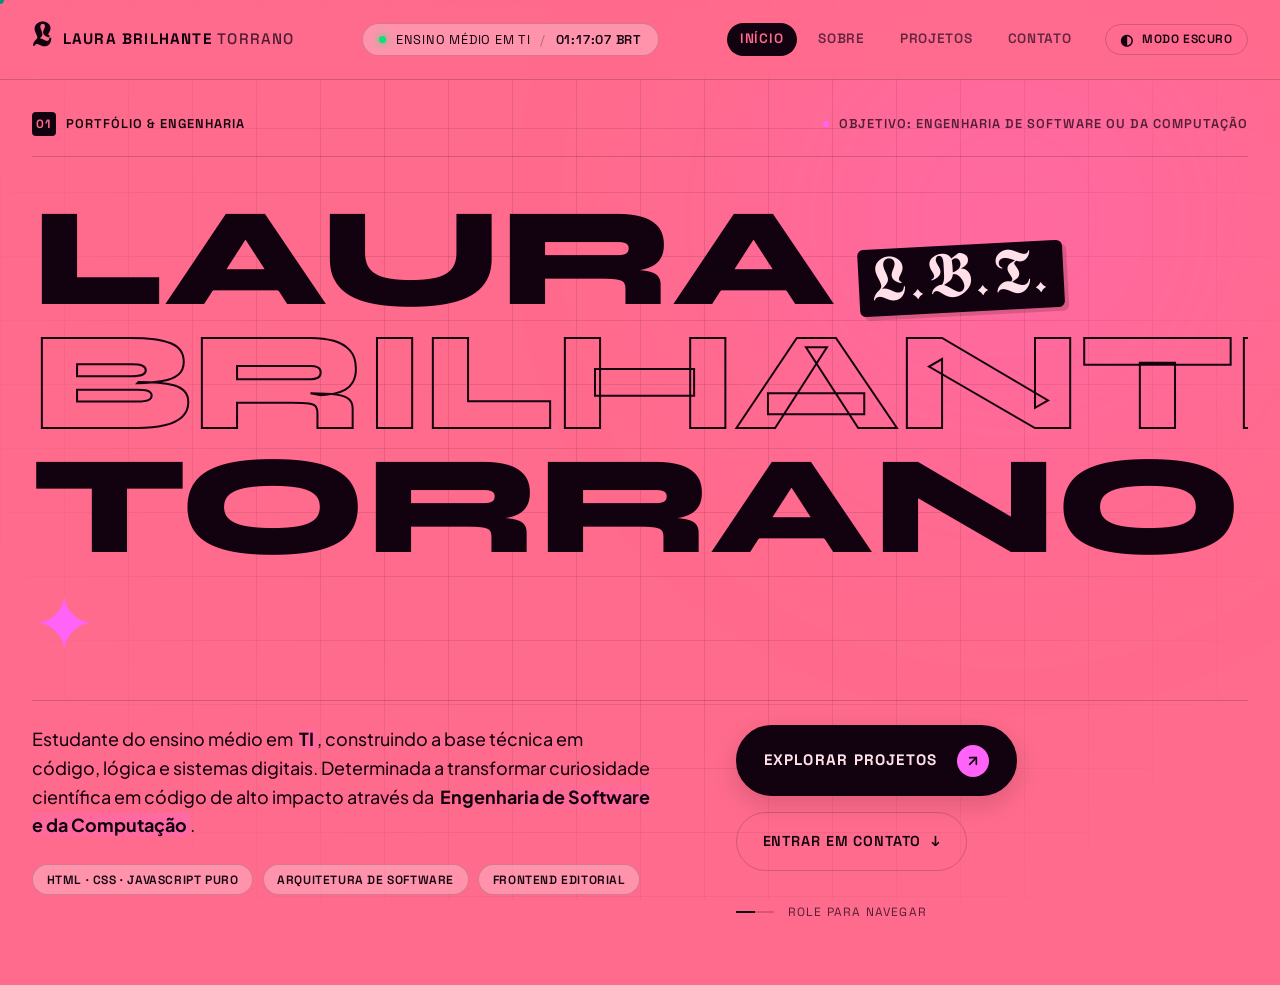
<file: index.html>
<!DOCTYPE html>
<html lang="pt-BR" data-theme="brand">
<head>
  <meta charset="UTF-8">
  <meta name="viewport" content="width=device-width, initial-scale=1.0">
  <title>Laura Brilhante Torrano — Portfólio</title>
  <meta name="description" content="Portfólio de Laura Brilhante Torrano. Estudante do ensino médio técnico em TI, rumo à Engenharia de Software e da Computação.">
  
  <!-- Favicon SVG inline -->
  <link rel="icon" href="data:image/svg+xml,<svg xmlns=%22http://www.w3.org/2000/svg%22 viewBox=%220 0 100 100%22><rect width=%22100%22 height=%22100%22 rx=%2220%22 fill=%22%23FF63F8%22/><text y=%2268%22 x=%2250%22 font-size=%2260%22 font-family=%22serif%22 font-weight=%22bold%22 text-anchor=%22middle%22 fill=%22%23120210%22>L</text></svg>">

  <!-- Google Fonts: Syne (editorial display monumental), UnifrakturMaguntia (gótica/blackletter), Plus Jakarta Sans (leitura limpa), Space Grotesk (metadados tech) -->
  <link rel="preconnect" href="https://fonts.googleapis.com">
  <link rel="preconnect" href="https://fonts.gstatic.com" crossorigin>
  <link href="https://fonts.googleapis.com/css2?family=Plus+Jakarta+Sans:ital,wght@0,300;0,400;0,500;0,600;0,700;0,800;1,400&family=Space+Grotesk:wght@400;500;600;700&family=Syne:wght@700;800&family=UnifrakturMaguntia&display=swap" rel="stylesheet">

  <link rel="stylesheet" href="style.css">
</head>
<body>

  <!-- Custom Cursor (Igloo.inc inspired) -->
  <div class="custom-cursor" id="customCursor" aria-hidden="true">
    <div class="cursor-dot" id="cursorDot"></div>
    <div class="cursor-ring" id="cursorRing"></div>
  </div>

  <!-- Ruído e Grid de Fundo Sutil (Aesthetics não-genérica) -->
  <div class="ambient-grid" aria-hidden="true"></div>
  <div class="ambient-glow" aria-hidden="true"></div>

  <!-- Header / Menu Fixo (Funcionalidade 1) -->
  <header class="site-header" id="siteHeader">
    <div class="header-inner">
      
      <!-- Brand & Monograma Gótico -->
      <a href="#hero" class="brand-link" id="brandLink" aria-label="Laura Brilhante Torrano - Início">
        <span class="gothic-mark">𝕷</span>
        <span class="brand-name">Laura Brilhante<span class="brand-surname"> Torrano</span></span>
      </a>

      <!-- Status Bar / Cagdas Cecen & Production Portugal Inspired -->
      <div class="header-status" id="headerStatus">
        <span class="status-pulse" aria-hidden="true"></span>
        <span class="status-text">Ensino Médio em TI</span>
        <span class="status-sep">/</span>
        <span class="status-time" id="liveClock">--:--:--</span>
      </div>

      <!-- Navigation & Mode Switch -->
      <div class="header-actions">
        <nav class="nav-menu" id="navMenu" aria-label="Navegação principal">
          <a href="#hero" class="nav-link active" id="navHero">Início</a>
          <a href="#sobre" class="nav-link nav-soon" id="navSobre" title="Próxima etapa">Sobre</a>
          <a href="#projetos" class="nav-link nav-soon" id="navProjetos" title="Próxima etapa">Projetos</a>
          <a href="#contato" class="nav-link nav-soon" id="navContato" title="Próxima etapa">Contato</a>
        </nav>

        <!-- Theme Toggle: Alterna entre a paleta vibrante (#FF6B8C) e a estética darkroom noir de Igloo -->
        <button class="theme-toggle-btn" id="themeToggleBtn" type="button" aria-label="Alternar modo escuro/vibrante" title="Alternar Modo Escuro / Claro">
          <span class="theme-icon" aria-hidden="true">◐</span>
          <span class="theme-label" id="themeLabel">Modo Escuro</span>
        </button>
      </div>

    </div>
  </header>

  <!-- Hero Section (Exclusiva desta etapa conforme prompt) -->
  <main id="mainContent">
    <section class="hero-section" id="hero" aria-label="Apresentação inicial">
      <div class="hero-container">

        <!-- Top Meta Info / Editorial Bar -->
        <div class="hero-eyebrow">
          <div class="eyebrow-badge">
            <span class="badge-index">01</span>
            <span class="badge-tag">PORTFÓLIO &amp; ENGENHARIA</span>
          </div>
          <div class="eyebrow-focus">
            <span class="focus-dot"></span>
            <span>OBJETIVO: ENGENHARIA DE SOFTWARE OU DA COMPUTAÇÃO</span>
          </div>
        </div>

        <!-- Monumental Typography: Nome em Destaque Absoluto -->
        <div class="hero-title-wrapper">
          <div class="hero-line hero-line-1">
            <span class="hero-word" data-text="LAURA">LAURA</span>
            <span class="gothic-accent-tag" aria-hidden="true">𝕷.𝕭.𝕿.</span>
          </div>
          <div class="hero-line hero-line-2">
            <span class="hero-word outline-text" data-text="BRILHANTE">BRILHANTE</span>
          </div>
          <div class="hero-line hero-line-3">
            <span class="hero-word" data-text="TORRANO">TORRANO</span>
            <span class="hero-asterisk" aria-hidden="true">✦</span>
          </div>
        </div>

        <!-- Bottom Row: Frase de Apresentação + Botão de Chamada para Ação -->
        <div class="hero-bottom-grid">
          
          <div class="hero-bio-col">
            <p class="hero-bio">
              Estudante do ensino médio em <strong>TI</strong>, construindo a base técnica em código, lógica e sistemas digitais. Determinada a transformar curiosidade científica em código de alto impacto através da <strong>Engenharia de Software e da Computação</strong>.
            </p>
            <div class="hero-tags">
              <span class="pill-tag">HTML · CSS · JavaScript Puro</span>
              <span class="pill-tag">Arquitetura de Software</span>
              <span class="pill-tag">Frontend Editorial</span>
            </div>
          </div>

          <div class="hero-cta-col">
            <div class="cta-wrapper">
              <a href="#projetos" class="cta-button primary-cta" id="heroCtaBtn">
                <span class="cta-text">Explorar Projetos</span>
                <span class="cta-icon-box">
                  <svg class="cta-arrow" viewBox="0 0 24 24" fill="none" stroke="currentColor" stroke-width="2.5" stroke-linecap="round" stroke-linejoin="round" aria-hidden="true">
                    <line x1="7" y1="17" x2="17" y2="7"></line>
                    <polyline points="7 7 17 7 17 17"></polyline>
                  </svg>
                </span>
              </a>

              <a href="#contato" class="cta-button secondary-cta" id="heroContactBtn">
                <span>Entrar em contato</span>
                <span class="cta-subarrow">↓</span>
              </a>
            </div>

            <div class="scroll-indicator" aria-hidden="true">
              <span class="scroll-track">
                <span class="scroll-thumb"></span>
              </span>
              <span class="scroll-caption">Role para navegar</span>
            </div>
          </div>

        </div>

      </div>
    </section>
  </main>

  <script src="script.js"></script>
</body>
</html>
</file>
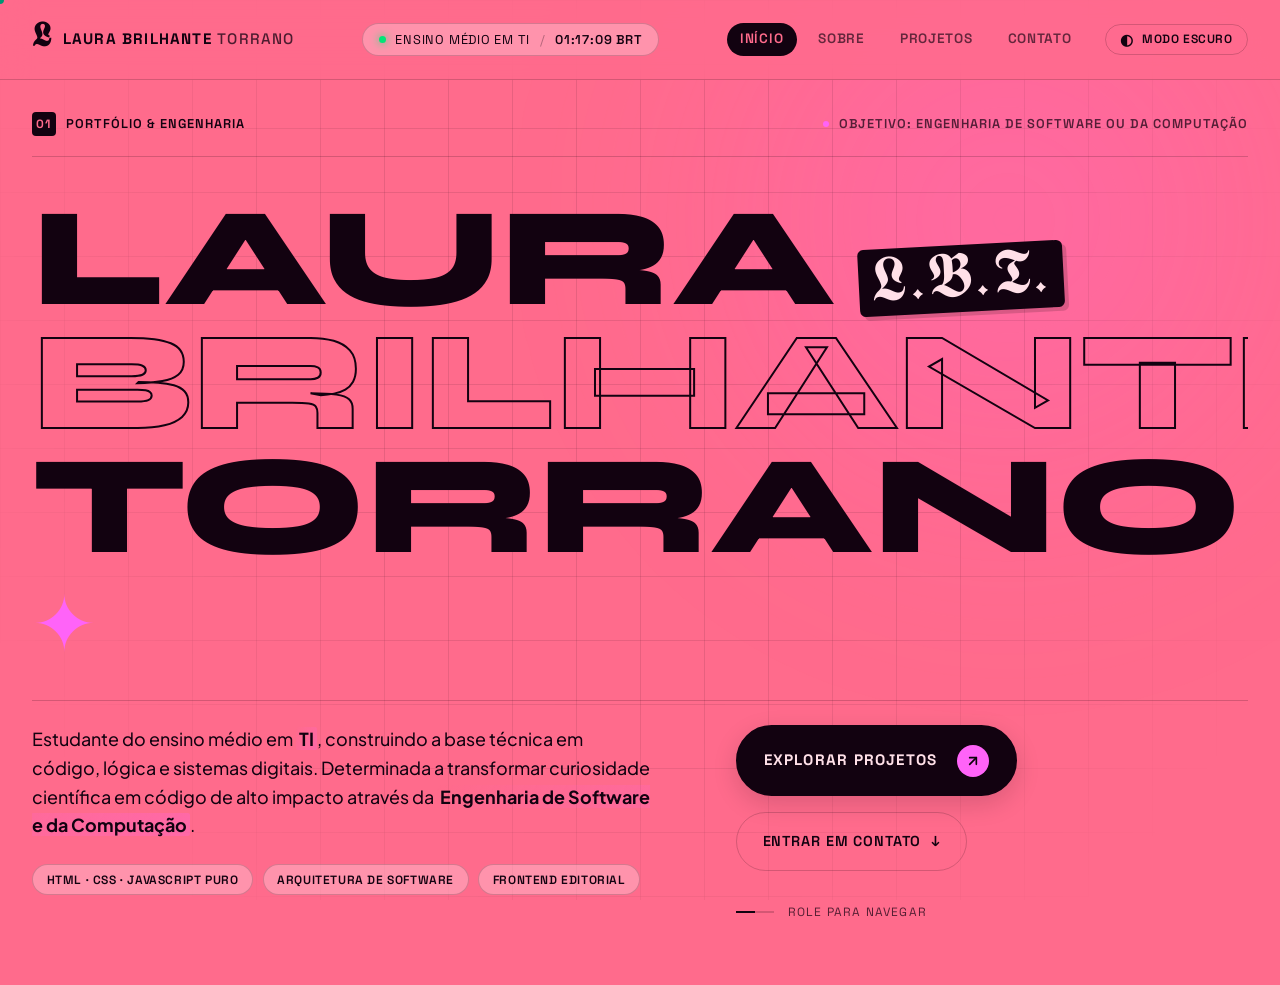
<file: portfolio/index.html>
<!DOCTYPE html>
<html lang="pt-BR" data-theme="brand">
<head>
  <meta charset="UTF-8">
  <meta name="viewport" content="width=device-width, initial-scale=1.0">
  <title>Laura Brilhante Torrano — Portfólio</title>
  <meta name="description" content="Portfólio de Laura Brilhante Torrano. Estudante do ensino médio técnico em TI, rumo à Engenharia de Software e da Computação.">
  
  <link rel="icon" href="data:image/svg+xml,<svg xmlns=%22http://www.w3.org/2000/svg%22 viewBox=%220 0 100 100%22><rect width=%22100%22 height=%22100%22 rx=%2220%22 fill=%22%23FF63F8%22/><text y=%2268%22 x=%2250%22 font-size=%2260%22 font-family=%22serif%22 font-weight=%22bold%22 text-anchor=%22middle%22 fill=%22%23120210%22>L</text></svg>">

  <link rel="preconnect" href="https://fonts.googleapis.com">
  <link rel="preconnect" href="https://fonts.gstatic.com" crossorigin>
  <link href="https://fonts.googleapis.com/css2?family=Plus+Jakarta+Sans:ital,wght@0,300;0,400;0,500;0,600;0,700;0,800;1,400&family=Space+Grotesk:wght@400;500;600;700&family=Syne:wght@700;800&family=UnifrakturMaguntia&display=swap" rel="stylesheet">

  <link rel="stylesheet" href="style.css">
</head>
<body>

  <!-- Custom Cursor (Igloo.inc inspired) -->
  <div class="custom-cursor" id="customCursor" aria-hidden="true">
    <div class="cursor-dot" id="cursorDot"></div>
    <div class="cursor-ring" id="cursorRing"></div>
  </div>

  <div class="ambient-grid" aria-hidden="true"></div>
  <div class="ambient-glow" aria-hidden="true"></div>

  <!-- Header / Menu Fixo (Funcionalidade 1) -->
  <header class="site-header" id="siteHeader">
    <div class="header-inner">
      
      <a href="#hero" class="brand-link" id="brandLink" aria-label="Laura Brilhante Torrano - Início">
        <span class="gothic-mark">𝕷</span>
        <span class="brand-name">Laura Brilhante<span class="brand-surname"> Torrano</span></span>
      </a>

      <div class="header-status" id="headerStatus">
        <span class="status-pulse" aria-hidden="true"></span>
        <span class="status-text">Ensino Médio em TI</span>
        <span class="status-sep">/</span>
        <span class="status-time" id="liveClock">--:--:--</span>
      </div>

      <div class="header-actions">
        <nav class="nav-menu" id="navMenu" aria-label="Navegação principal">
          <a href="#hero" class="nav-link active" id="navHero">Início</a>
          <a href="#sobre" class="nav-link nav-soon" id="navSobre" title="Próxima etapa">Sobre</a>
          <a href="#projetos" class="nav-link nav-soon" id="navProjetos" title="Próxima etapa">Projetos</a>
          <a href="#contato" class="nav-link nav-soon" id="navContato" title="Próxima etapa">Contato</a>
        </nav>

        <button class="theme-toggle-btn" id="themeToggleBtn" type="button" aria-label="Alternar modo escuro/vibrante" title="Alternar Modo Escuro / Claro">
          <span class="theme-icon" aria-hidden="true">◐</span>
          <span class="theme-label" id="themeLabel">Modo Escuro</span>
        </button>
      </div>

    </div>
  </header>

  <!-- Hero Section -->
  <main id="mainContent">
    <section class="hero-section" id="hero" aria-label="Apresentação inicial">
      <div class="hero-container">

        <div class="hero-eyebrow">
          <div class="eyebrow-badge">
            <span class="badge-index">01</span>
            <span class="badge-tag">PORTFÓLIO &amp; ENGENHARIA</span>
          </div>
          <div class="eyebrow-focus">
            <span class="focus-dot"></span>
            <span>OBJETIVO: ENGENHARIA DE SOFTWARE OU DA COMPUTAÇÃO</span>
          </div>
        </div>

        <div class="hero-title-wrapper">
          <div class="hero-line hero-line-1">
            <span class="hero-word" data-text="LAURA">LAURA</span>
            <span class="gothic-accent-tag" aria-hidden="true">𝕷.𝕭.𝕿.</span>
          </div>
          <div class="hero-line hero-line-2">
            <span class="hero-word outline-text" data-text="BRILHANTE">BRILHANTE</span>
          </div>
          <div class="hero-line hero-line-3">
            <span class="hero-word" data-text="TORRANO">TORRANO</span>
            <span class="hero-asterisk" aria-hidden="true">✦</span>
          </div>
        </div>

        <div class="hero-bottom-grid">
          
          <div class="hero-bio-col">
            <p class="hero-bio">
              Estudante do ensino médio em <strong>TI</strong>, construindo a base técnica em código, lógica e sistemas digitais. Determinada a transformar curiosidade científica em código de alto impacto através da <strong>Engenharia de Software e da Computação</strong>.
            </p>
            <div class="hero-tags">
              <span class="pill-tag">HTML · CSS · JavaScript Puro</span>
              <span class="pill-tag">Arquitetura de Software</span>
              <span class="pill-tag">Frontend Editorial</span>
            </div>
          </div>

          <div class="hero-cta-col">
            <div class="cta-wrapper">
              <a href="#projetos" class="cta-button primary-cta" id="heroCtaBtn">
                <span class="cta-text">Explorar Projetos</span>
                <span class="cta-icon-box">
                  <svg class="cta-arrow" viewBox="0 0 24 24" fill="none" stroke="currentColor" stroke-width="2.5" stroke-linecap="round" stroke-linejoin="round" aria-hidden="true">
                    <line x1="7" y1="17" x2="17" y2="7"></line>
                    <polyline points="7 7 17 7 17 17"></polyline>
                  </svg>
                </span>
              </a>

              <a href="#contato" class="cta-button secondary-cta" id="heroContactBtn">
                <span>Entrar em contato</span>
                <span class="cta-subarrow">↓</span>
              </a>
            </div>

            <div class="scroll-indicator" aria-hidden="true">
              <span class="scroll-track">
                <span class="scroll-thumb"></span>
              </span>
              <span class="scroll-caption">Role para navegar</span>
            </div>
          </div>

        </div>

      </div>
    </section>
  </main>

  <script src="script.js"></script>
</body>
</html>
</file>
<file: style.css>
/* ==========================================================================
   PORTFÓLIO: LAURA BRILHANTE TORRANO
   Identidade: #FF63F8 (Principal), #FF6B8C (Fundo), #FFE0E8 (Destaque)
   Estética: Editorial Avant-Garde / Brutalist Chic (sem cara de template/IA)
   ========================================================================== */

/* --- Variáveis & Design Tokens --- */
:root {
  /* Paleta Oficial da Aluna */
  --color-primary: #FF63F8;     /* Fúcsia Elétrico Vibrante */
  --color-bg: #FF6B8C;          /* Rosa Coral / Melancia Intenso */
  --color-highlight: #FFE0E8;   /* Blush Suave / Destaque Luminoso */

  /* Cores de Alto Contraste & Editorial Ink */
  --color-ink: #120210;         /* Preto Cereja Profundo para texto ultra-nítido */
  --color-ink-muted: rgba(18, 2, 16, 0.72);
  --color-border: rgba(18, 2, 16, 0.18);
  --color-card-bg: rgba(255, 224, 232, 0.35);
  --color-card-border: rgba(18, 2, 16, 0.14);
  
  /* Tipografia */
  --font-display: 'Syne', sans-serif;
  --font-gothic: 'UnifrakturMaguntia', cursive;
  --font-body: 'Plus Jakarta Sans', -apple-system, BlinkMacSystemFont, sans-serif;
  --font-tech: 'Space Grotesk', monospace;

  /* Espaçamentos e Transições */
  --header-height: 80px;
  --ease-out-expo: cubic-bezier(0.16, 1, 0.3, 1);
  --ease-elastic: cubic-bezier(0.34, 1.56, 0.64, 1);
}

/* Modo Escuro (Igloo / Darkroom Inspired) */
[data-theme="dark"] {
  --color-bg: #0C020B;
  --color-ink: #FFE0E8;
  --color-ink-muted: rgba(255, 224, 232, 0.68);
  --color-border: rgba(255, 99, 248, 0.22);
  --color-card-bg: rgba(255, 99, 248, 0.06);
  --color-card-border: rgba(255, 99, 248, 0.2);
  --color-highlight: #FF63F8;
}

/* --- Reset & Base --- */
*, *::before, *::after {
  margin: 0;
  padding: 0;
  box-sizing: border-box;
}

html {
  font-size: 16px;
  scroll-behavior: smooth;
  text-rendering: optimizeLegibility;
  -webkit-font-smoothing: antialiased;
  background-color: var(--color-bg);
  transition: background-color 0.4s var(--ease-out-expo), color 0.4s var(--ease-out-expo);
}

body {
  font-family: var(--font-body);
  color: var(--color-ink);
  background-color: var(--color-bg);
  min-height: 100vh;
  overflow-x: hidden;
  position: relative;
  line-height: 1.5;
}

/* Esconde cursor nativo em desktops para usar o cursor personalizado */
@media (hover: hover) and (pointer: fine) {
  body, a, button {
    cursor: none;
  }
}

/* --- Textura Sutil de Fundo (Grid & Glow) --- */
.ambient-grid {
  position: fixed;
  inset: 0;
  pointer-events: none;
  z-index: 1;
  background-size: 64px 64px;
  background-image: 
    linear-gradient(to right, var(--color-border) 1px, transparent 1px),
    linear-gradient(to bottom, var(--color-border) 1px, transparent 1px);
  mask-image: radial-gradient(circle at 50% 40%, black 40%, transparent 85%);
  -webkit-mask-image: radial-gradient(circle at 50% 40%, black 40%, transparent 85%);
  opacity: 0.55;
}

.ambient-glow {
  position: fixed;
  top: -20vh;
  right: -10vw;
  width: 70vw;
  height: 70vw;
  max-width: 800px;
  max-height: 800px;
  border-radius: 50%;
  background: radial-gradient(circle, var(--color-primary) 0%, transparent 70%);
  filter: blur(100px);
  opacity: 0.25;
  pointer-events: none;
  z-index: 0;
}

/* --- Cursor Personalizado Estilo Igloo --- */
.custom-cursor {
  position: fixed;
  top: 0;
  left: 0;
  pointer-events: none;
  z-index: 9999;
  mix-blend-mode: exclusion;
  display: none;
}

@media (hover: hover) and (pointer: fine) {
  .custom-cursor {
    display: block;
  }
}

.cursor-dot {
  position: absolute;
  width: 8px;
  height: 8px;
  background-color: #ffffff;
  border-radius: 50%;
  transform: translate(-50%, -50%);
  transition: transform 0.1s ease-out;
}

.cursor-ring {
  position: absolute;
  width: 38px;
  height: 38px;
  border: 1.5px solid #ffffff;
  border-radius: 50%;
  transform: translate(-50%, -50%);
  transition: width 0.3s var(--ease-out-expo), height 0.3s var(--ease-out-expo), background-color 0.3s ease;
}

.custom-cursor.is-hovering .cursor-ring {
  width: 64px;
  height: 64px;
  background-color: rgba(255, 255, 255, 0.15);
  border-color: #ffffff;
}

.custom-cursor.is-clicking .cursor-ring {
  width: 28px;
  height: 28px;
}

/* --- Header / Menu Fixo Superior --- */
.site-header {
  position: fixed;
  top: 0;
  left: 0;
  width: 100%;
  height: var(--header-height);
  z-index: 1000;
  display: flex;
  align-items: center;
  backdrop-filter: blur(16px);
  -webkit-backdrop-filter: blur(16px);
  background-color: rgba(255, 107, 140, 0.75);
  border-bottom: 1px solid var(--color-border);
  transition: background-color 0.4s ease, border-color 0.4s ease;
}

[data-theme="dark"] .site-header {
  background-color: rgba(12, 2, 11, 0.82);
}

.header-inner {
  width: 100%;
  max-width: 1400px;
  margin: 0 auto;
  padding: 0 2rem;
  display: flex;
  align-items: center;
  justify-content: space-between;
  gap: 1.5rem;
}

/* Marca / Monograma */
.brand-link {
  display: inline-flex;
  align-items: center;
  gap: 0.75rem;
  text-decoration: none;
  color: var(--color-ink);
  font-family: var(--font-display);
  font-weight: 800;
  letter-spacing: -0.02em;
}

.gothic-mark {
  font-family: var(--font-gothic);
  font-size: 2.1rem;
  color: var(--color-ink);
  line-height: 1;
  display: inline-block;
  transform: translateY(-2px);
  transition: transform 0.3s var(--ease-elastic), color 0.3s ease;
}

.brand-link:hover .gothic-mark {
  transform: translateY(-2px) rotate(-8deg) scale(1.15);
  color: var(--color-primary);
}

.brand-name {
  font-size: 0.95rem;
  text-transform: uppercase;
  letter-spacing: 0.08em;
  font-family: var(--font-tech);
}

.brand-surname {
  font-weight: 500;
  opacity: 0.75;
}

/* Status Bar Central */
.header-status {
  display: none;
  align-items: center;
  gap: 0.6rem;
  font-family: var(--font-tech);
  font-size: 0.8rem;
  text-transform: uppercase;
  letter-spacing: 0.06em;
  padding: 0.4rem 1rem;
  background-color: var(--color-card-bg);
  border: 1px solid var(--color-border);
  border-radius: 9999px;
  color: var(--color-ink);
}

@media (min-width: 860px) {
  .header-status {
    display: inline-flex;
  }
}

.status-pulse {
  width: 7px;
  height: 7px;
  background-color: #00E676;
  border-radius: 50%;
  box-shadow: 0 0 10px #00E676;
  animation: pulseGreen 2s infinite ease-in-out;
}

@keyframes pulseGreen {
  0%, 100% { opacity: 1; transform: scale(1); }
  50% { opacity: 0.4; transform: scale(0.85); }
}

.status-sep {
  opacity: 0.3;
}

.status-time {
  font-weight: 600;
  color: var(--color-ink);
}

/* Header Actions & Nav Links */
.header-actions {
  display: flex;
  align-items: center;
  gap: 1.25rem;
}

.nav-menu {
  display: flex;
  align-items: center;
  gap: 0.5rem;
}

.nav-link {
  text-decoration: none;
  color: var(--color-ink);
  font-family: var(--font-tech);
  font-size: 0.85rem;
  font-weight: 600;
  text-transform: uppercase;
  letter-spacing: 0.05em;
  padding: 0.4rem 0.85rem;
  border-radius: 9999px;
  transition: all 0.25s ease;
  position: relative;
}

.nav-link.active {
  background-color: var(--color-ink);
  color: var(--color-bg);
}

[data-theme="dark"] .nav-link.active {
  background-color: var(--color-highlight);
  color: #0C020B;
}

.nav-link:hover:not(.active) {
  background-color: rgba(18, 2, 16, 0.08);
  color: var(--color-primary);
}

.nav-soon {
  opacity: 0.65;
}

/* Botão Alternador de Tema */
.theme-toggle-btn {
  display: inline-flex;
  align-items: center;
  gap: 0.5rem;
  background: transparent;
  border: 1px solid var(--color-border);
  color: var(--color-ink);
  font-family: var(--font-tech);
  font-size: 0.75rem;
  font-weight: 600;
  text-transform: uppercase;
  letter-spacing: 0.05em;
  padding: 0.4rem 0.9rem;
  border-radius: 9999px;
  transition: all 0.3s ease;
}

.theme-toggle-btn:hover {
  border-color: var(--color-ink);
  background-color: var(--color-card-bg);
  transform: translateY(-1px);
}

.theme-icon {
  font-size: 0.95rem;
  line-height: 1;
}

@media (max-width: 600px) {
  .theme-label {
    display: none;
  }
  .brand-surname {
    display: none;
  }
}

/* --- Hero Section --- */
.hero-section {
  position: relative;
  min-height: 100vh;
  display: flex;
  align-items: center;
  padding-top: calc(var(--header-height) + 2rem);
  padding-bottom: 4rem;
  z-index: 2;
}

.hero-container {
  width: 100%;
  max-width: 1400px;
  margin: 0 auto;
  padding: 0 2rem;
  display: flex;
  flex-direction: column;
  justify-content: center;
  gap: 2.5rem;
}

/* Eyebrow / Metadados de Topo */
.hero-eyebrow {
  display: flex;
  flex-wrap: wrap;
  align-items: center;
  justify-content: space-between;
  gap: 1rem;
  padding-bottom: 1.25rem;
  border-bottom: 1px solid var(--color-border);
  font-family: var(--font-tech);
  font-size: 0.8rem;
  letter-spacing: 0.08em;
  text-transform: uppercase;
}

.eyebrow-badge {
  display: inline-flex;
  align-items: center;
  gap: 0.6rem;
}

.badge-index {
  display: inline-flex;
  align-items: center;
  justify-content: center;
  width: 24px;
  height: 24px;
  background-color: var(--color-ink);
  color: var(--color-bg);
  border-radius: 4px;
  font-weight: 700;
  font-size: 0.75rem;
}

[data-theme="dark"] .badge-index {
  background-color: var(--color-primary);
  color: #0C020B;
}

.badge-tag {
  font-weight: 600;
  color: var(--color-ink);
}

.eyebrow-focus {
  display: inline-flex;
  align-items: center;
  gap: 0.6rem;
  font-weight: 600;
  color: var(--color-ink-muted);
}

.focus-dot {
  width: 6px;
  height: 6px;
  background-color: var(--color-primary);
  border-radius: 50%;
}

/* Tipografia Monumental do Nome (Igloo Style) */
.hero-title-wrapper {
  display: flex;
  flex-direction: column;
  line-height: 0.88;
  letter-spacing: -0.04em;
  user-select: none;
}

.hero-line {
  display: flex;
  align-items: baseline;
  flex-wrap: wrap;
  gap: 1.5rem;
  overflow: hidden;
}

.hero-word {
  font-family: var(--font-display);
  font-size: clamp(3.2rem, 11vw, 9.8rem);
  font-weight: 800;
  text-transform: uppercase;
  color: var(--color-ink);
  transition: transform 0.4s var(--ease-out-expo), color 0.3s ease;
  display: inline-block;
}

.hero-word:hover {
  transform: skewX(-4deg) scale(1.01);
  color: var(--color-primary);
}

/* Efeito de Texto Vazado / Outline Editorial */
.outline-text {
  color: transparent !important;
  -webkit-text-stroke: 2px var(--color-ink);
  transition: -webkit-text-stroke 0.3s ease, transform 0.4s var(--ease-out-expo);
}

.outline-text:hover {
  -webkit-text-stroke: 2px var(--color-primary);
  color: rgba(255, 99, 248, 0.12) !important;
}

[data-theme="dark"] .outline-text {
  -webkit-text-stroke: 2px var(--color-highlight);
}

[data-theme="dark"] .outline-text:hover {
  -webkit-text-stroke: 2px var(--color-primary);
}

.gothic-accent-tag {
  font-family: var(--font-gothic);
  font-size: clamp(2rem, 5vw, 4.2rem);
  color: var(--color-highlight);
  background-color: var(--color-ink);
  padding: 0.1rem 0.8rem;
  border-radius: 6px;
  transform: rotate(-3deg) translateY(-0.5rem);
  display: inline-block;
  line-height: 1;
  letter-spacing: 0.05em;
  box-shadow: 4px 4px 0px rgba(0, 0, 0, 0.15);
}

[data-theme="dark"] .gothic-accent-tag {
  background-color: var(--color-primary);
  color: #0C020B;
}

.hero-asterisk {
  font-family: var(--font-display);
  font-size: clamp(2rem, 6vw, 5.5rem);
  color: var(--color-primary);
  display: inline-block;
  animation: spinSlow 18s linear infinite;
  transform-origin: center;
}

@keyframes spinSlow {
  from { transform: rotate(0deg); }
  to { transform: rotate(360deg); }
}

/* Grade Inferior: Bio + Botões de Ação */
.hero-bottom-grid {
  display: grid;
  grid-template-columns: 1fr;
  gap: 2.5rem;
  padding-top: 1.5rem;
  border-top: 1px solid var(--color-border);
}

@media (min-width: 900px) {
  .hero-bottom-grid {
    grid-template-columns: 1.25fr 1fr;
    align-items: start;
    gap: 4rem;
  }
}

.hero-bio-col {
  display: flex;
  flex-direction: column;
  gap: 1.5rem;
}

.hero-bio {
  font-size: clamp(1.05rem, 1.4vw, 1.35rem);
  color: var(--color-ink);
  line-height: 1.6;
  font-weight: 450;
  max-width: 620px;
}

.hero-bio strong {
  font-weight: 700;
  color: var(--color-ink);
  background: linear-gradient(120deg, transparent 0%, rgba(255, 99, 248, 0.25) 100%);
  padding: 0 0.2rem;
  border-radius: 2px;
}

.hero-tags {
  display: flex;
  flex-wrap: wrap;
  gap: 0.6rem;
}

.pill-tag {
  font-family: var(--font-tech);
  font-size: 0.75rem;
  font-weight: 600;
  text-transform: uppercase;
  letter-spacing: 0.05em;
  padding: 0.35rem 0.85rem;
  border-radius: 9999px;
  background-color: var(--color-card-bg);
  border: 1px solid var(--color-border);
  color: var(--color-ink);
  backdrop-filter: blur(8px);
}

/* Coluna de Chamada para Ação */
.hero-cta-col {
  display: flex;
  flex-direction: column;
  gap: 2rem;
}

.cta-wrapper {
  display: flex;
  flex-wrap: wrap;
  align-items: center;
  gap: 1rem;
}

/* Botão Primário Editorial de Alto Impacto */
.primary-cta {
  display: inline-flex;
  align-items: center;
  justify-content: space-between;
  gap: 1.25rem;
  background-color: var(--color-ink);
  color: var(--color-highlight);
  text-decoration: none;
  font-family: var(--font-tech);
  font-size: 0.95rem;
  font-weight: 700;
  text-transform: uppercase;
  letter-spacing: 0.08em;
  padding: 1.1rem 1.6rem;
  border-radius: 9999px;
  border: 2px solid var(--color-ink);
  transition: all 0.35s var(--ease-out-expo);
  box-shadow: 0 8px 24px rgba(18, 2, 16, 0.15);
}

[data-theme="dark"] .primary-cta {
  background-color: var(--color-primary);
  color: #0C020B;
  border-color: var(--color-primary);
  box-shadow: 0 8px 28px rgba(255, 99, 248, 0.3);
}

.cta-icon-box {
  display: inline-flex;
  align-items: center;
  justify-content: center;
  width: 32px;
  height: 32px;
  border-radius: 50%;
  background-color: var(--color-primary);
  color: #0C020B;
  transition: transform 0.35s var(--ease-elastic), background-color 0.3s ease;
}

[data-theme="dark"] .cta-icon-box {
  background-color: #0C020B;
  color: var(--color-primary);
}

.cta-arrow {
  width: 16px;
  height: 16px;
  transition: transform 0.3s ease;
}

.primary-cta:hover {
  transform: translateY(-3px);
  background-color: var(--color-primary);
  color: #0C020B;
  border-color: var(--color-primary);
  box-shadow: 0 14px 32px rgba(255, 99, 248, 0.35);
}

.primary-cta:hover .cta-icon-box {
  transform: rotate(45deg) scale(1.1);
  background-color: #0C020B;
  color: #ffffff;
}

/* Botão Secundário Minimalista */
.secondary-cta {
  display: inline-flex;
  align-items: center;
  gap: 0.6rem;
  background-color: transparent;
  color: var(--color-ink);
  text-decoration: none;
  font-family: var(--font-tech);
  font-size: 0.9rem;
  font-weight: 600;
  text-transform: uppercase;
  letter-spacing: 0.06em;
  padding: 1.1rem 1.6rem;
  border-radius: 9999px;
  border: 1.5px solid var(--color-border);
  transition: all 0.3s ease;
}

.secondary-cta:hover {
  border-color: var(--color-ink);
  background-color: var(--color-card-bg);
  transform: translateY(-2px);
}

.cta-subarrow {
  display: inline-block;
  transition: transform 0.3s ease;
}

.secondary-cta:hover .cta-subarrow {
  transform: translateY(3px);
}

/* Indicador de Rolagem */
.scroll-indicator {
  display: inline-flex;
  align-items: center;
  gap: 0.85rem;
  font-family: var(--font-tech);
  font-size: 0.75rem;
  text-transform: uppercase;
  letter-spacing: 0.1em;
  color: var(--color-ink-muted);
}

.scroll-track {
  width: 38px;
  height: 2px;
  background-color: var(--color-border);
  position: relative;
  overflow: hidden;
}

.scroll-thumb {
  position: absolute;
  top: 0;
  left: 0;
  height: 100%;
  width: 50%;
  background-color: var(--color-ink);
  animation: scrollScan 2.2s infinite ease-in-out;
}

@keyframes scrollScan {
  0% { transform: translateX(-100%); }
  50% { transform: translateX(100%); }
  100% { transform: translateX(200%); }
}

/* --- Animação de Entrada Staggered (Carregamento da Página) --- */
@keyframes fadeInUp {
  from {
    opacity: 0;
    transform: translateY(32px);
  }
  to {
    opacity: 1;
    transform: translateY(0);
  }
}

.hero-eyebrow {
  animation: fadeInUp 0.8s var(--ease-out-expo) forwards;
}

.hero-line-1 {
  animation: fadeInUp 0.9s var(--ease-out-expo) 0.1s forwards;
}

.hero-line-2 {
  animation: fadeInUp 0.9s var(--ease-out-expo) 0.2s forwards;
}

.hero-line-3 {
  animation: fadeInUp 0.9s var(--ease-out-expo) 0.3s forwards;
}

.hero-bottom-grid {
  animation: fadeInUp 1s var(--ease-out-expo) 0.4s forwards;
}

/* Responsividade Mobile Extrema */
@media (max-width: 768px) {
  :root {
    --header-height: 70px;
  }

  .header-inner {
    padding: 0 1.25rem;
  }

  .hero-container {
    padding: 0 1.25rem;
    gap: 1.75rem;
  }

  .hero-title-wrapper {
    line-height: 0.92;
  }

  .hero-word {
    font-size: clamp(2.8rem, 13vw, 4.2rem);
  }

  .gothic-accent-tag {
    font-size: 1.8rem;
    padding: 0.1rem 0.5rem;
  }

  .hero-bottom-grid {
    gap: 1.75rem;
  }

  .cta-wrapper {
    flex-direction: column;
    align-items: stretch;
  }

  .primary-cta, .secondary-cta {
    justify-content: center;
    width: 100%;
  }

  .nav-menu {
    display: none; /* Em mobile, foca na chamada para ação limpa */
  }
}
</file>
<file: portfolio/style.css>
/* ==========================================================================
   PORTFÓLIO: LAURA BRILHANTE TORRANO
   Identidade: #FF63F8 (Principal), #FF6B8C (Fundo), #FFE0E8 (Destaque)
   Estética: Editorial Avant-Garde / Brutalist Chic (sem cara de template/IA)
   ========================================================================== */

:root {
  --color-primary: #FF63F8;
  --color-bg: #FF6B8C;
  --color-highlight: #FFE0E8;

  --color-ink: #120210;
  --color-ink-muted: rgba(18, 2, 16, 0.72);
  --color-border: rgba(18, 2, 16, 0.18);
  --color-card-bg: rgba(255, 224, 232, 0.35);
  --color-card-border: rgba(18, 2, 16, 0.14);
  
  --font-display: 'Syne', sans-serif;
  --font-gothic: 'UnifrakturMaguntia', cursive;
  --font-body: 'Plus Jakarta Sans', -apple-system, BlinkMacSystemFont, sans-serif;
  --font-tech: 'Space Grotesk', monospace;

  --header-height: 80px;
  --ease-out-expo: cubic-bezier(0.16, 1, 0.3, 1);
  --ease-elastic: cubic-bezier(0.34, 1.56, 0.64, 1);
}

[data-theme="dark"] {
  --color-bg: #0C020B;
  --color-ink: #FFE0E8;
  --color-ink-muted: rgba(255, 224, 232, 0.68);
  --color-border: rgba(255, 99, 248, 0.22);
  --color-card-bg: rgba(255, 99, 248, 0.06);
  --color-card-border: rgba(255, 99, 248, 0.2);
  --color-highlight: #FF63F8;
}

*, *::before, *::after {
  margin: 0;
  padding: 0;
  box-sizing: border-box;
}

html {
  font-size: 16px;
  scroll-behavior: smooth;
  text-rendering: optimizeLegibility;
  -webkit-font-smoothing: antialiased;
  background-color: var(--color-bg);
  transition: background-color 0.4s var(--ease-out-expo), color 0.4s var(--ease-out-expo);
}

body {
  font-family: var(--font-body);
  color: var(--color-ink);
  background-color: var(--color-bg);
  min-height: 100vh;
  overflow-x: hidden;
  position: relative;
  line-height: 1.5;
}

@media (hover: hover) and (pointer: fine) {
  body, a, button {
    cursor: none;
  }
}

.ambient-grid {
  position: fixed;
  inset: 0;
  pointer-events: none;
  z-index: 1;
  background-size: 64px 64px;
  background-image: 
    linear-gradient(to right, var(--color-border) 1px, transparent 1px),
    linear-gradient(to bottom, var(--color-border) 1px, transparent 1px);
  mask-image: radial-gradient(circle at 50% 40%, black 40%, transparent 85%);
  -webkit-mask-image: radial-gradient(circle at 50% 40%, black 40%, transparent 85%);
  opacity: 0.55;
}

.ambient-glow {
  position: fixed;
  top: -20vh;
  right: -10vw;
  width: 70vw;
  height: 70vw;
  max-width: 800px;
  max-height: 800px;
  border-radius: 50%;
  background: radial-gradient(circle, var(--color-primary) 0%, transparent 70%);
  filter: blur(100px);
  opacity: 0.25;
  pointer-events: none;
  z-index: 0;
}

.custom-cursor {
  position: fixed;
  top: 0;
  left: 0;
  pointer-events: none;
  z-index: 9999;
  mix-blend-mode: exclusion;
  display: none;
}

@media (hover: hover) and (pointer: fine) {
  .custom-cursor {
    display: block;
  }
}

.cursor-dot {
  position: absolute;
  width: 8px;
  height: 8px;
  background-color: #ffffff;
  border-radius: 50%;
  transform: translate(-50%, -50%);
  transition: transform 0.1s ease-out;
}

.cursor-ring {
  position: absolute;
  width: 38px;
  height: 38px;
  border: 1.5px solid #ffffff;
  border-radius: 50%;
  transform: translate(-50%, -50%);
  transition: width 0.3s var(--ease-out-expo), height 0.3s var(--ease-out-expo), background-color 0.3s ease;
}

.custom-cursor.is-hovering .cursor-ring {
  width: 64px;
  height: 64px;
  background-color: rgba(255, 255, 255, 0.15);
  border-color: #ffffff;
}

.custom-cursor.is-clicking .cursor-ring {
  width: 28px;
  height: 28px;
}

.site-header {
  position: fixed;
  top: 0;
  left: 0;
  width: 100%;
  height: var(--header-height);
  z-index: 1000;
  display: flex;
  align-items: center;
  backdrop-filter: blur(16px);
  -webkit-backdrop-filter: blur(16px);
  background-color: rgba(255, 107, 140, 0.75);
  border-bottom: 1px solid var(--color-border);
  transition: background-color 0.4s ease, border-color 0.4s ease;
}

[data-theme="dark"] .site-header {
  background-color: rgba(12, 2, 11, 0.82);
}

.header-inner {
  width: 100%;
  max-width: 1400px;
  margin: 0 auto;
  padding: 0 2rem;
  display: flex;
  align-items: center;
  justify-content: space-between;
  gap: 1.5rem;
}

.brand-link {
  display: inline-flex;
  align-items: center;
  gap: 0.75rem;
  text-decoration: none;
  color: var(--color-ink);
  font-family: var(--font-display);
  font-weight: 800;
  letter-spacing: -0.02em;
}

.gothic-mark {
  font-family: var(--font-gothic);
  font-size: 2.1rem;
  color: var(--color-ink);
  line-height: 1;
  display: inline-block;
  transform: translateY(-2px);
  transition: transform 0.3s var(--ease-elastic), color 0.3s ease;
}

.brand-link:hover .gothic-mark {
  transform: translateY(-2px) rotate(-8deg) scale(1.15);
  color: var(--color-primary);
}

.brand-name {
  font-size: 0.95rem;
  text-transform: uppercase;
  letter-spacing: 0.08em;
  font-family: var(--font-tech);
}

.brand-surname {
  font-weight: 500;
  opacity: 0.75;
}

.header-status {
  display: none;
  align-items: center;
  gap: 0.6rem;
  font-family: var(--font-tech);
  font-size: 0.8rem;
  text-transform: uppercase;
  letter-spacing: 0.06em;
  padding: 0.4rem 1rem;
  background-color: var(--color-card-bg);
  border: 1px solid var(--color-border);
  border-radius: 9999px;
  color: var(--color-ink);
}

@media (min-width: 860px) {
  .header-status {
    display: inline-flex;
  }
}

.status-pulse {
  width: 7px;
  height: 7px;
  background-color: #00E676;
  border-radius: 50%;
  box-shadow: 0 0 10px #00E676;
  animation: pulseGreen 2s infinite ease-in-out;
}

@keyframes pulseGreen {
  0%, 100% { opacity: 1; transform: scale(1); }
  50% { opacity: 0.4; transform: scale(0.85); }
}

.status-sep {
  opacity: 0.3;
}

.status-time {
  font-weight: 600;
  color: var(--color-ink);
}

.header-actions {
  display: flex;
  align-items: center;
  gap: 1.25rem;
}

.nav-menu {
  display: flex;
  align-items: center;
  gap: 0.5rem;
}

.nav-link {
  text-decoration: none;
  color: var(--color-ink);
  font-family: var(--font-tech);
  font-size: 0.85rem;
  font-weight: 600;
  text-transform: uppercase;
  letter-spacing: 0.05em;
  padding: 0.4rem 0.85rem;
  border-radius: 9999px;
  transition: all 0.25s ease;
  position: relative;
}

.nav-link.active {
  background-color: var(--color-ink);
  color: var(--color-bg);
}

[data-theme="dark"] .nav-link.active {
  background-color: var(--color-highlight);
  color: #0C020B;
}

.nav-link:hover:not(.active) {
  background-color: rgba(18, 2, 16, 0.08);
  color: var(--color-primary);
}

.nav-soon {
  opacity: 0.65;
}

.theme-toggle-btn {
  display: inline-flex;
  align-items: center;
  gap: 0.5rem;
  background: transparent;
  border: 1px solid var(--color-border);
  color: var(--color-ink);
  font-family: var(--font-tech);
  font-size: 0.75rem;
  font-weight: 600;
  text-transform: uppercase;
  letter-spacing: 0.05em;
  padding: 0.4rem 0.9rem;
  border-radius: 9999px;
  transition: all 0.3s ease;
}

.theme-toggle-btn:hover {
  border-color: var(--color-ink);
  background-color: var(--color-card-bg);
  transform: translateY(-1px);
}

.theme-icon {
  font-size: 0.95rem;
  line-height: 1;
}

@media (max-width: 600px) {
  .theme-label {
    display: none;
  }
  .brand-surname {
    display: none;
  }
}

.hero-section {
  position: relative;
  min-height: 100vh;
  display: flex;
  align-items: center;
  padding-top: calc(var(--header-height) + 2rem);
  padding-bottom: 4rem;
  z-index: 2;
}

.hero-container {
  width: 100%;
  max-width: 1400px;
  margin: 0 auto;
  padding: 0 2rem;
  display: flex;
  flex-direction: column;
  justify-content: center;
  gap: 2.5rem;
}

.hero-eyebrow {
  display: flex;
  flex-wrap: wrap;
  align-items: center;
  justify-content: space-between;
  gap: 1rem;
  padding-bottom: 1.25rem;
  border-bottom: 1px solid var(--color-border);
  font-family: var(--font-tech);
  font-size: 0.8rem;
  letter-spacing: 0.08em;
  text-transform: uppercase;
}

.eyebrow-badge {
  display: inline-flex;
  align-items: center;
  gap: 0.6rem;
}

.badge-index {
  display: inline-flex;
  align-items: center;
  justify-content: center;
  width: 24px;
  height: 24px;
  background-color: var(--color-ink);
  color: var(--color-bg);
  border-radius: 4px;
  font-weight: 700;
  font-size: 0.75rem;
}

[data-theme="dark"] .badge-index {
  background-color: var(--color-primary);
  color: #0C020B;
}

.badge-tag {
  font-weight: 600;
  color: var(--color-ink);
}

.eyebrow-focus {
  display: inline-flex;
  align-items: center;
  gap: 0.6rem;
  font-weight: 600;
  color: var(--color-ink-muted);
}

.focus-dot {
  width: 6px;
  height: 6px;
  background-color: var(--color-primary);
  border-radius: 50%;
}

.hero-title-wrapper {
  display: flex;
  flex-direction: column;
  line-height: 0.88;
  letter-spacing: -0.04em;
  user-select: none;
}

.hero-line {
  display: flex;
  align-items: baseline;
  flex-wrap: wrap;
  gap: 1.5rem;
  overflow: hidden;
}

.hero-word {
  font-family: var(--font-display);
  font-size: clamp(3.2rem, 11vw, 9.8rem);
  font-weight: 800;
  text-transform: uppercase;
  color: var(--color-ink);
  transition: transform 0.4s var(--ease-out-expo), color 0.3s ease;
  display: inline-block;
}

.hero-word:hover {
  transform: skewX(-4deg) scale(1.01);
  color: var(--color-primary);
}

.outline-text {
  color: transparent !important;
  -webkit-text-stroke: 2px var(--color-ink);
  transition: -webkit-text-stroke 0.3s ease, transform 0.4s var(--ease-out-expo);
}

.outline-text:hover {
  -webkit-text-stroke: 2px var(--color-primary);
  color: rgba(255, 99, 248, 0.12) !important;
}

[data-theme="dark"] .outline-text {
  -webkit-text-stroke: 2px var(--color-highlight);
}

[data-theme="dark"] .outline-text:hover {
  -webkit-text-stroke: 2px var(--color-primary);
}

.gothic-accent-tag {
  font-family: var(--font-gothic);
  font-size: clamp(2rem, 5vw, 4.2rem);
  color: var(--color-highlight);
  background-color: var(--color-ink);
  padding: 0.1rem 0.8rem;
  border-radius: 6px;
  transform: rotate(-3deg) translateY(-0.5rem);
  display: inline-block;
  line-height: 1;
  letter-spacing: 0.05em;
  box-shadow: 4px 4px 0px rgba(0, 0, 0, 0.15);
}

[data-theme="dark"] .gothic-accent-tag {
  background-color: var(--color-primary);
  color: #0C020B;
}

.hero-asterisk {
  font-family: var(--font-display);
  font-size: clamp(2rem, 6vw, 5.5rem);
  color: var(--color-primary);
  display: inline-block;
  animation: spinSlow 18s linear infinite;
  transform-origin: center;
}

.hero-bottom-grid {
  display: grid;
  grid-template-columns: 1fr;
  gap: 2.5rem;
  padding-top: 1.5rem;
  border-top: 1px solid var(--color-border);
}

@media (min-width: 900px) {
  .hero-bottom-grid {
    grid-template-columns: 1.25fr 1fr;
    align-items: start;
    gap: 4rem;
  }
}

.hero-bio-col {
  display: flex;
  flex-direction: column;
  gap: 1.5rem;
}

.hero-bio {
  font-size: clamp(1.05rem, 1.4vw, 1.35rem);
  color: var(--color-ink);
  line-height: 1.6;
  font-weight: 450;
  max-width: 620px;
}

.hero-bio strong {
  font-weight: 700;
  color: var(--color-ink);
  background: linear-gradient(120deg, transparent 0%, rgba(255, 99, 248, 0.25) 100%);
  padding: 0 0.2rem;
  border-radius: 2px;
}

.hero-tags {
  display: flex;
  flex-wrap: wrap;
  gap: 0.6rem;
}

.pill-tag {
  font-family: var(--font-tech);
  font-size: 0.75rem;
  font-weight: 600;
  text-transform: uppercase;
  letter-spacing: 0.05em;
  padding: 0.35rem 0.85rem;
  border-radius: 9999px;
  background-color: var(--color-card-bg);
  border: 1px solid var(--color-border);
  color: var(--color-ink);
  backdrop-filter: blur(8px);
}

.hero-cta-col {
  display: flex;
  flex-direction: column;
  gap: 2rem;
}

.cta-wrapper {
  display: flex;
  flex-wrap: wrap;
  align-items: center;
  gap: 1rem;
}

.primary-cta {
  display: inline-flex;
  align-items: center;
  justify-content: space-between;
  gap: 1.25rem;
  background-color: var(--color-ink);
  color: var(--color-highlight);
  text-decoration: none;
  font-family: var(--font-tech);
  font-size: 0.95rem;
  font-weight: 700;
  text-transform: uppercase;
  letter-spacing: 0.08em;
  padding: 1.1rem 1.6rem;
  border-radius: 9999px;
  border: 2px solid var(--color-ink);
  transition: all 0.35s var(--ease-out-expo);
  box-shadow: 0 8px 24px rgba(18, 2, 16, 0.15);
}

[data-theme="dark"] .primary-cta {
  background-color: var(--color-primary);
  color: #0C020B;
  border-color: var(--color-primary);
  box-shadow: 0 8px 28px rgba(255, 99, 248, 0.3);
}

.cta-icon-box {
  display: inline-flex;
  align-items: center;
  justify-content: center;
  width: 32px;
  height: 32px;
  border-radius: 50%;
  background-color: var(--color-primary);
  color: #0C020B;
  transition: transform 0.35s var(--ease-elastic), background-color 0.3s ease;
}

[data-theme="dark"] .cta-icon-box {
  background-color: #0C020B;
  color: var(--color-primary);
}

.cta-arrow {
  width: 16px;
  height: 16px;
  transition: transform 0.3s ease;
}

.primary-cta:hover {
  transform: translateY(-3px);
  background-color: var(--color-primary);
  color: #0C020B;
  border-color: var(--color-primary);
  box-shadow: 0 14px 32px rgba(255, 99, 248, 0.35);
}

.primary-cta:hover .cta-icon-box {
  transform: rotate(45deg) scale(1.1);
  background-color: #0C020B;
  color: #ffffff;
}

.secondary-cta {
  display: inline-flex;
  align-items: center;
  gap: 0.6rem;
  background-color: transparent;
  color: var(--color-ink);
  text-decoration: none;
  font-family: var(--font-tech);
  font-size: 0.9rem;
  font-weight: 600;
  text-transform: uppercase;
  letter-spacing: 0.06em;
  padding: 1.1rem 1.6rem;
  border-radius: 9999px;
  border: 1.5px solid var(--color-border);
  transition: all 0.3s ease;
}

.secondary-cta:hover {
  border-color: var(--color-ink);
  background-color: var(--color-card-bg);
  transform: translateY(-2px);
}

.cta-subarrow {
  display: inline-block;
  transition: transform 0.3s ease;
}

.secondary-cta:hover .cta-subarrow {
  transform: translateY(3px);
}

.scroll-indicator {
  display: inline-flex;
  align-items: center;
  gap: 0.85rem;
  font-family: var(--font-tech);
  font-size: 0.75rem;
  text-transform: uppercase;
  letter-spacing: 0.1em;
  color: var(--color-ink-muted);
}

.scroll-track {
  width: 38px;
  height: 2px;
  background-color: var(--color-border);
  position: relative;
  overflow: hidden;
}

.scroll-thumb {
  position: absolute;
  top: 0;
  left: 0;
  height: 100%;
  width: 50%;
  background-color: var(--color-ink);
  animation: scrollScan 2.2s infinite ease-in-out;
}

@keyframes fadeInUp {
  from {
    opacity: 0;
    transform: translateY(32px);
  }
  to {
    opacity: 1;
    transform: translateY(0);
  }
}

.hero-eyebrow {
  animation: fadeInUp 0.8s var(--ease-out-expo) forwards;
}

.hero-line-1 {
  animation: fadeInUp 0.9s var(--ease-out-expo) 0.1s forwards;
}

.hero-line-2 {
  animation: fadeInUp 0.9s var(--ease-out-expo) 0.2s forwards;
}

.hero-line-3 {
  animation: fadeInUp 0.9s var(--ease-out-expo) 0.3s forwards;
}

.hero-bottom-grid {
  animation: fadeInUp 1s var(--ease-out-expo) 0.4s forwards;
}

@media (max-width: 768px) {
  :root {
    --header-height: 70px;
  }

  .header-inner {
    padding: 0 1.25rem;
  }

  .hero-container {
    padding: 0 1.25rem;
    gap: 1.75rem;
  }

  .hero-title-wrapper {
    line-height: 0.92;
  }

  .hero-word {
    font-size: clamp(2.8rem, 13vw, 4.2rem);
  }

  .gothic-accent-tag {
    font-size: 1.8rem;
    padding: 0.1rem 0.5rem;
  }

  .hero-bottom-grid {
    gap: 1.75rem;
  }

  .cta-wrapper {
    flex-direction: column;
    align-items: stretch;
  }

  .primary-cta, .secondary-cta {
    justify-content: center;
    width: 100%;
  }

  .nav-menu {
    display: none;
  }
}
</file>
